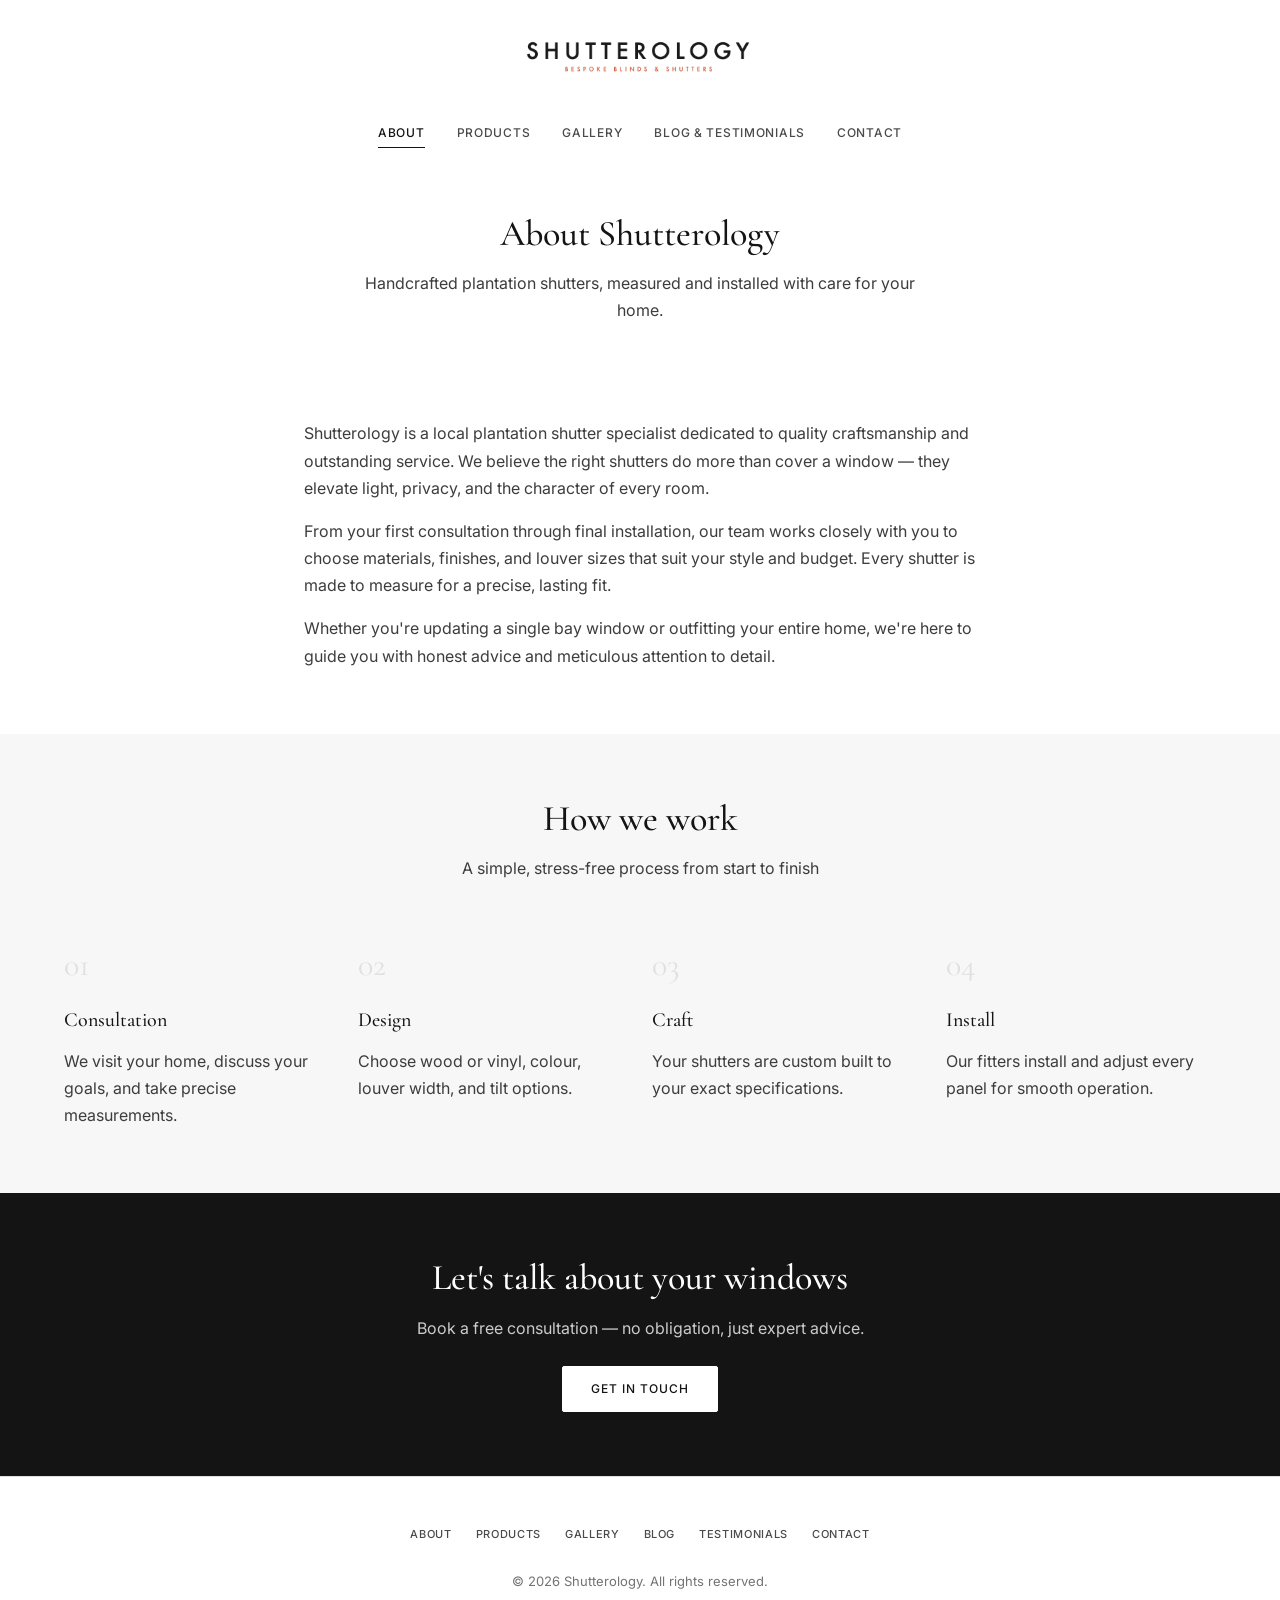
<file: about.html>
<!DOCTYPE html>
<html lang="en">
<head>
  <meta charset="UTF-8">
  <meta name="viewport" content="width=device-width, initial-scale=1.0">
  <meta name="description" content="About Shutterology — locally crafted plantation shutters with expert measure and install service.">
  <title>About | Shutterology</title>
  <link rel="preconnect" href="https://fonts.googleapis.com">
  <link rel="preconnect" href="https://fonts.gstatic.com" crossorigin>
  <link href="https://fonts.googleapis.com/css2?family=Cormorant+Garamond:ital,wght@0,400;0,500;0,600;1,400&family=Inter:wght@400;500&display=swap" rel="stylesheet">
  <link rel="stylesheet" href="css/styles.css">
</head>
<body>
  <header class="site-header">
    <a href="index.html" class="brand brand--logo-only">
      <img
        class="brand__logo"
        src="images/logo.png"
        alt="Shutterology — Bespoke Blinds &amp; Shutters"
        width="800"
        height="200"
      >
      <h1 class="brand__name">Shutterology</h1>
      <p class="brand__tagline">Bespoke Blinds &amp; Shutters</p>
    </a>
    <button class="nav-toggle" type="button" aria-label="Toggle menu" aria-expanded="false" aria-controls="site-nav">
      <span class="nav-toggle__bar"></span>
      <span class="nav-toggle__bar"></span>
      <span class="nav-toggle__bar"></span>
    </button>
    <nav class="site-nav" id="site-nav" aria-label="Main navigation">
      <ul class="site-nav__list">
        <li><a href="about.html" class="site-nav__link is-active">About</a></li>
        <li><a href="products.html" class="site-nav__link">Products</a></li>
        <li><a href="gallery.html" class="site-nav__link">Gallery</a></li>
        <li><a href="blog.html" class="site-nav__link">Blog &amp; Testimonials</a></li>
        <li><a href="contact.html" class="site-nav__link">Contact</a></li>
      </ul>
    </nav>
  </header>

  <main>
    <div class="page-hero">
      <h2>About Shutterology</h2>
      <p class="page-hero__subtitle">Handcrafted plantation shutters, measured and installed with care for your home.</p>
    </div>

    <section class="section">
      <div class="container container--narrow">
        <p>Shutterology is a local plantation shutter specialist dedicated to quality craftsmanship and outstanding service. We believe the right shutters do more than cover a window — they elevate light, privacy, and the character of every room.</p>
        <p>From your first consultation through final installation, our team works closely with you to choose materials, finishes, and louver sizes that suit your style and budget. Every shutter is made to measure for a precise, lasting fit.</p>
        <p>Whether you're updating a single bay window or outfitting your entire home, we're here to guide you with honest advice and meticulous attention to detail.</p>
      </div>
    </section>

    <section class="section section--alt">
      <div class="container">
        <div class="section__header">
          <h2>How we work</h2>
          <p>A simple, stress-free process from start to finish</p>
        </div>
        <div class="process-steps">
          <article class="process-step">
            <h3>Consultation</h3>
            <p>We visit your home, discuss your goals, and take precise measurements.</p>
          </article>
          <article class="process-step">
            <h3>Design</h3>
            <p>Choose wood or vinyl, colour, louver width, and tilt options.</p>
          </article>
          <article class="process-step">
            <h3>Craft</h3>
            <p>Your shutters are custom built to your exact specifications.</p>
          </article>
          <article class="process-step">
            <h3>Install</h3>
            <p>Our fitters install and adjust every panel for smooth operation.</p>
          </article>
        </div>
      </div>
    </section>

    <section class="cta-band">
      <h2>Let's talk about your windows</h2>
      <p>Book a free consultation — no obligation, just expert advice.</p>
      <a href="contact.html" class="btn btn--primary">Get in touch</a>
    </section>
  </main>

  <footer class="site-footer">
    <nav class="site-footer__nav" aria-label="Footer navigation">
      <a href="about.html">About</a>
      <a href="products.html">Products</a>
      <a href="gallery.html">Gallery</a>
      <a href="blog.html">Blog</a>
      <a href="testimonials.html">Testimonials</a>
      <a href="contact.html">Contact</a>
    </nav>
    <p class="site-footer__copy">&copy; <span id="year"></span> Shutterology. All rights reserved.</p>
  </footer>

  <script>document.getElementById("year").textContent = new Date().getFullYear();</script>
  <script src="js/main.js"></script>
</body>
</html>
</file>
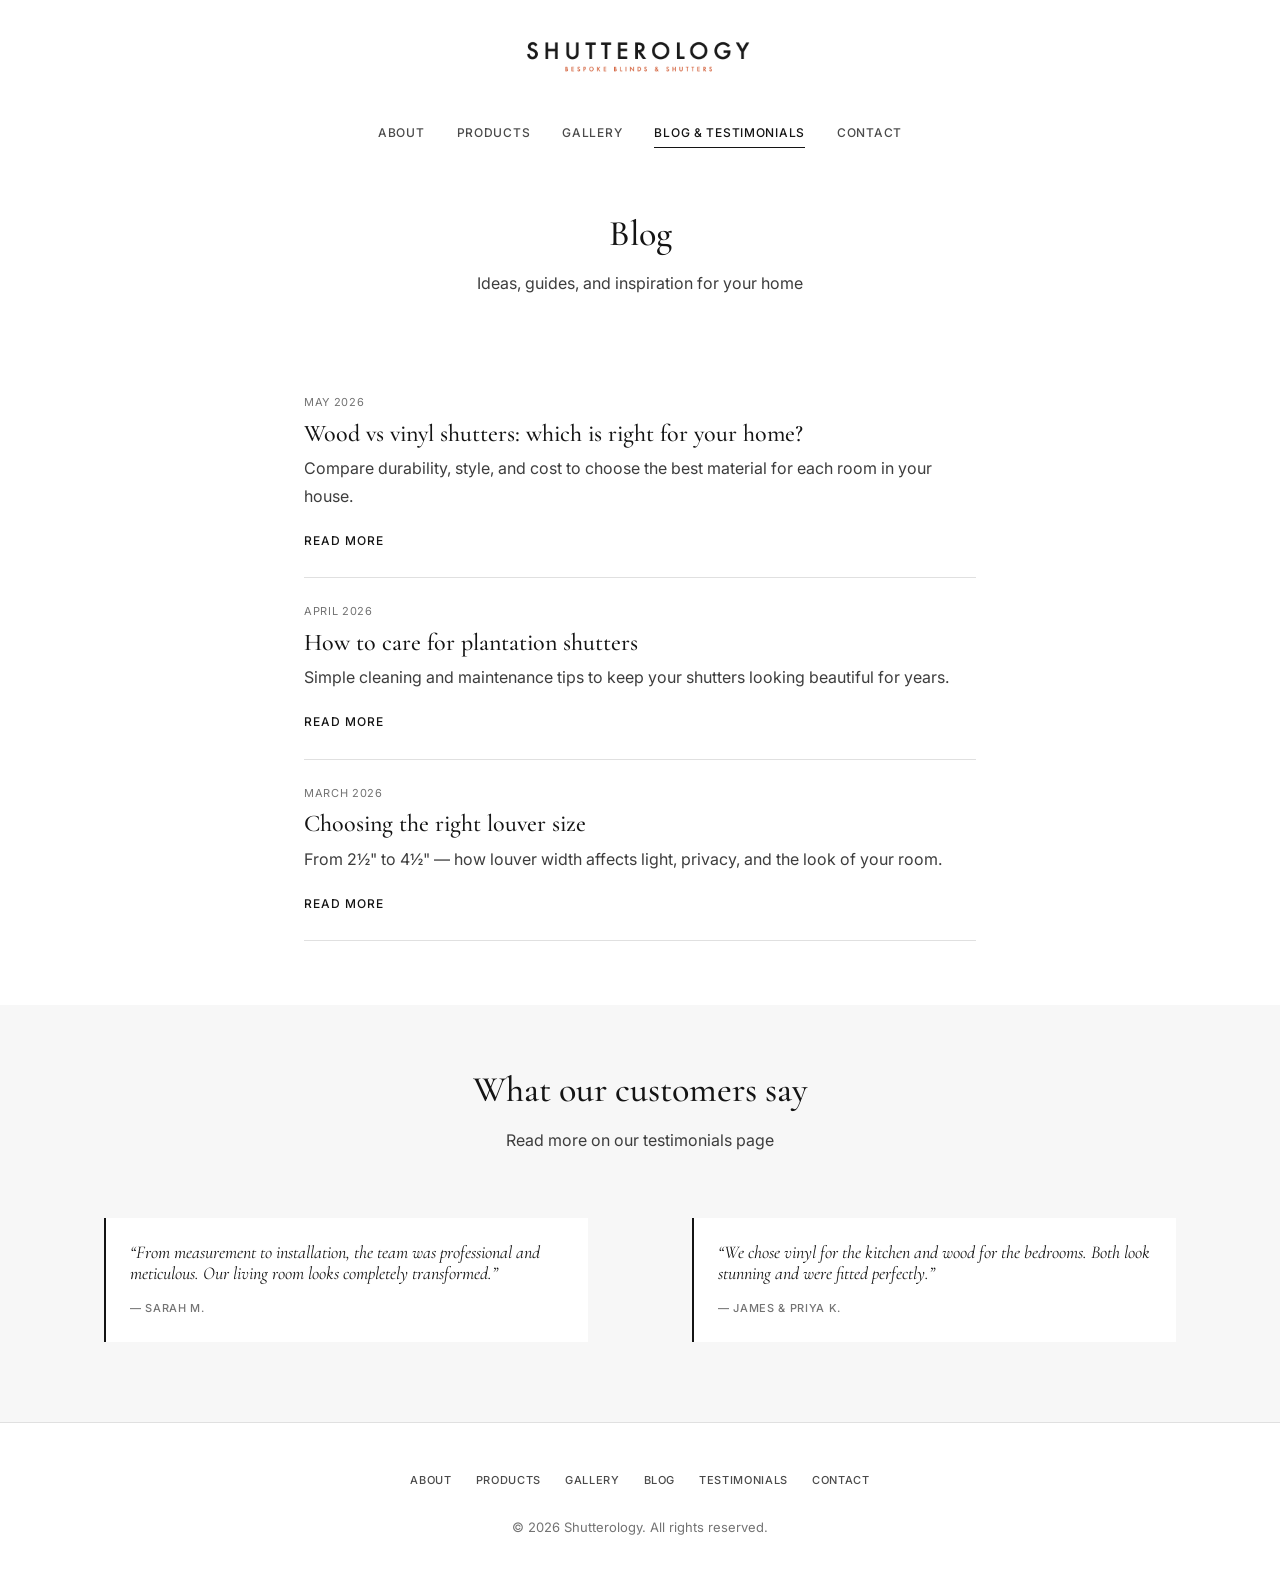
<file: blog.html>
<!DOCTYPE html>
<html lang="en">
<head>
  <meta charset="UTF-8">
  <meta name="viewport" content="width=device-width, initial-scale=1.0">
  <meta name="description" content="Shutterology blog — tips and inspiration for plantation shutters and window treatments.">
  <title>Blog | Shutterology</title>
  <link rel="preconnect" href="https://fonts.googleapis.com">
  <link rel="preconnect" href="https://fonts.gstatic.com" crossorigin>
  <link href="https://fonts.googleapis.com/css2?family=Cormorant+Garamond:ital,wght@0,400;0,500;0,600;1,400&family=Inter:wght@400;500&display=swap" rel="stylesheet">
  <link rel="stylesheet" href="css/styles.css">
</head>
<body>
  <header class="site-header">
    <a href="index.html" class="brand brand--logo-only">
      <img
        class="brand__logo"
        src="images/logo.png"
        alt="Shutterology — Bespoke Blinds &amp; Shutters"
        width="800"
        height="200"
      >
      <h1 class="brand__name">Shutterology</h1>
      <p class="brand__tagline">Bespoke Blinds &amp; Shutters</p>
    </a>
    <button class="nav-toggle" type="button" aria-label="Toggle menu" aria-expanded="false" aria-controls="site-nav">
      <span class="nav-toggle__bar"></span>
      <span class="nav-toggle__bar"></span>
      <span class="nav-toggle__bar"></span>
    </button>
    <nav class="site-nav" id="site-nav" aria-label="Main navigation">
      <ul class="site-nav__list">
        <li><a href="about.html" class="site-nav__link">About</a></li>
        <li><a href="products.html" class="site-nav__link">Products</a></li>
        <li><a href="gallery.html" class="site-nav__link">Gallery</a></li>
        <li><a href="blog.html" class="site-nav__link is-active">Blog &amp; Testimonials</a></li>
        <li><a href="contact.html" class="site-nav__link">Contact</a></li>
      </ul>
    </nav>
  </header>

  <main>
    <div class="page-hero">
      <h2>Blog</h2>
      <p class="page-hero__subtitle">Ideas, guides, and inspiration for your home</p>
    </div>

    <section class="section">
      <div class="container container--narrow">
        <ul class="blog-list">
          <li class="blog-list__item">
            <p class="blog-list__date">May 2026</p>
            <h3 class="blog-list__title"><a href="blog/wood-vs-vinyl-shutters.html">Wood vs vinyl shutters: which is right for your home?</a></h3>
            <p class="blog-list__excerpt">Compare durability, style, and cost to choose the best material for each room in your house.</p>
            <a href="blog/wood-vs-vinyl-shutters.html" class="blog-list__link">Read more</a>
          </li>
          <li class="blog-list__item">
            <p class="blog-list__date">April 2026</p>
            <h3 class="blog-list__title"><a href="blog/plantation-shutter-care.html">How to care for plantation shutters</a></h3>
            <p class="blog-list__excerpt">Simple cleaning and maintenance tips to keep your shutters looking beautiful for years.</p>
            <a href="blog/plantation-shutter-care.html" class="blog-list__link">Read more</a>
          </li>
          <li class="blog-list__item">
            <p class="blog-list__date">March 2026</p>
            <h3 class="blog-list__title"><a href="blog/choosing-louver-size.html">Choosing the right louver size</a></h3>
            <p class="blog-list__excerpt">From 2½&quot; to 4½&quot; — how louver width affects light, privacy, and the look of your room.</p>
            <a href="blog/choosing-louver-size.html" class="blog-list__link">Read more</a>
          </li>
        </ul>
      </div>
    </section>

    <section class="section section--alt">
      <div class="container">
        <div class="section__header">
          <h2>What our customers say</h2>
          <p>Read more on our <a href="testimonials.html">testimonials page</a></p>
        </div>
        <div class="testimonial-grid">
          <blockquote class="testimonial">
            <p class="testimonial__quote">&ldquo;From measurement to installation, the team was professional and meticulous. Our living room looks completely transformed.&rdquo;</p>
            <p class="testimonial__author">— Sarah M.</p>
          </blockquote>
          <blockquote class="testimonial">
            <p class="testimonial__quote">&ldquo;We chose vinyl for the kitchen and wood for the bedrooms. Both look stunning and were fitted perfectly.&rdquo;</p>
            <p class="testimonial__author">— James &amp; Priya K.</p>
          </blockquote>
        </div>
      </div>
    </section>
  </main>

  <footer class="site-footer">
    <nav class="site-footer__nav" aria-label="Footer navigation">
      <a href="about.html">About</a>
      <a href="products.html">Products</a>
      <a href="gallery.html">Gallery</a>
      <a href="blog.html">Blog</a>
      <a href="testimonials.html">Testimonials</a>
      <a href="contact.html">Contact</a>
    </nav>
    <p class="site-footer__copy">&copy; <span id="year"></span> Shutterology. All rights reserved.</p>
  </footer>

  <script>document.getElementById("year").textContent = new Date().getFullYear();</script>
  <script src="js/main.js"></script>
</body>
</html>
</file>
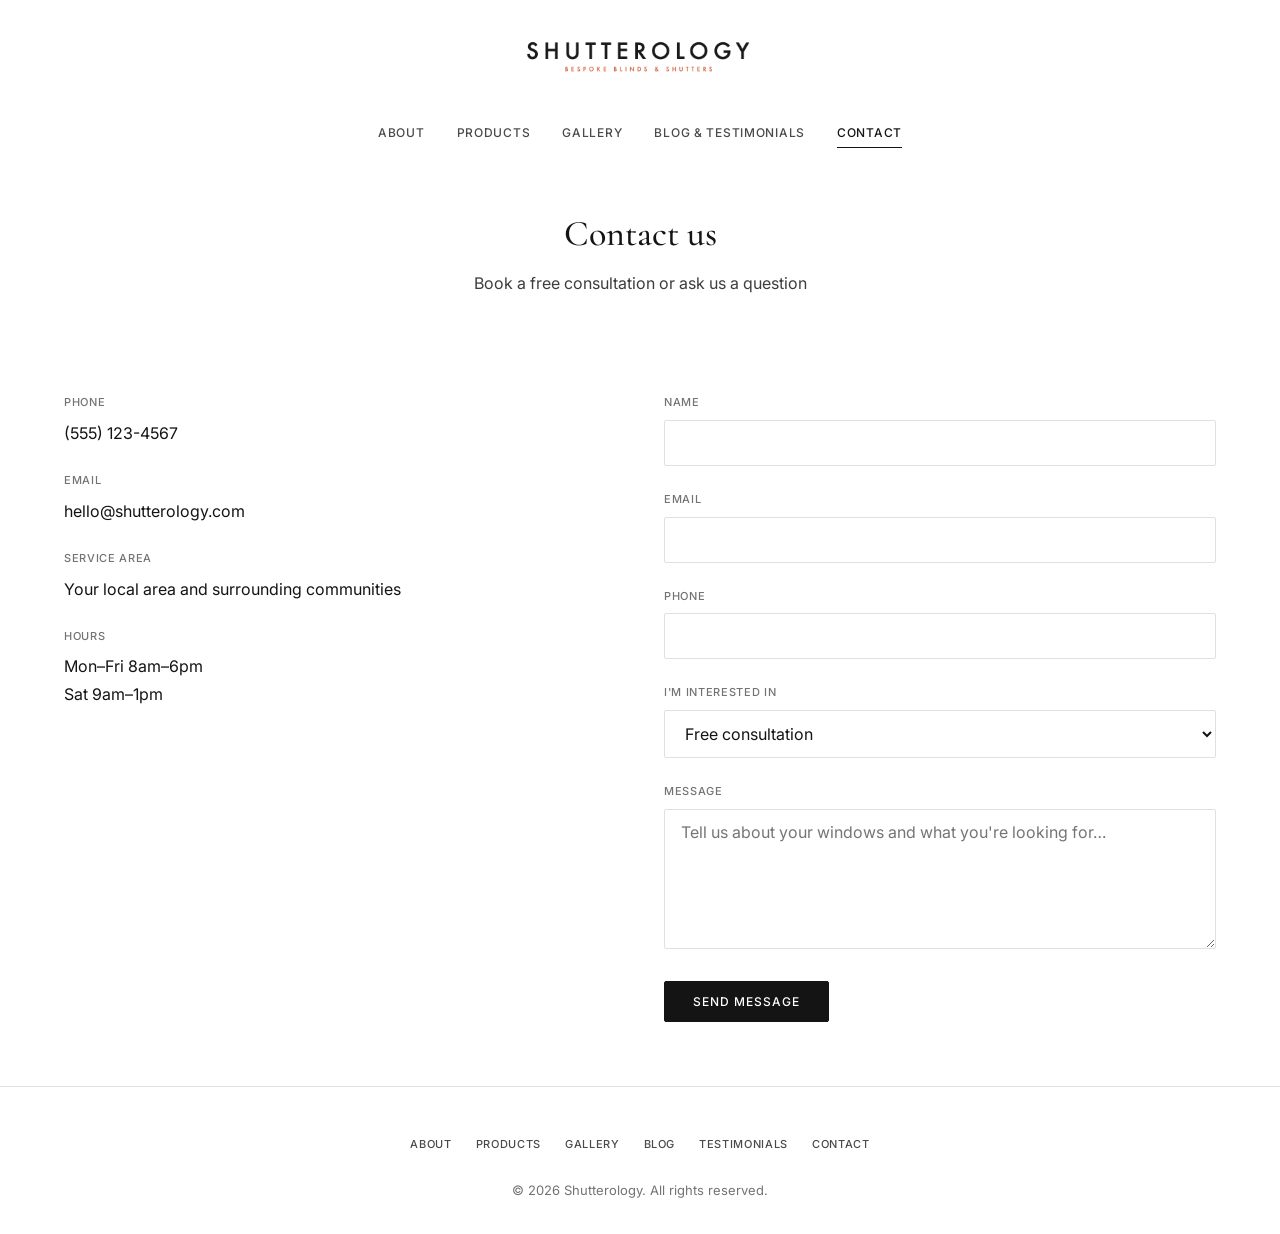
<file: contact.html>
<!DOCTYPE html>
<html lang="en">
<head>
  <meta charset="UTF-8">
  <meta name="viewport" content="width=device-width, initial-scale=1.0">
  <meta name="description" content="Contact Shutterology — book a free plantation shutter consultation.">
  <title>Contact | Shutterology</title>
  <link rel="preconnect" href="https://fonts.googleapis.com">
  <link rel="preconnect" href="https://fonts.gstatic.com" crossorigin>
  <link href="https://fonts.googleapis.com/css2?family=Cormorant+Garamond:ital,wght@0,400;0,500;0,600;1,400&family=Inter:wght@400;500&display=swap" rel="stylesheet">
  <link rel="stylesheet" href="css/styles.css">
</head>
<body>
  <header class="site-header">
    <a href="index.html" class="brand brand--logo-only">
      <img
        class="brand__logo"
        src="images/logo.png"
        alt="Shutterology — Bespoke Blinds &amp; Shutters"
        width="800"
        height="200"
      >
      <h1 class="brand__name">Shutterology</h1>
      <p class="brand__tagline">Bespoke Blinds &amp; Shutters</p>
    </a>
    <button class="nav-toggle" type="button" aria-label="Toggle menu" aria-expanded="false" aria-controls="site-nav">
      <span class="nav-toggle__bar"></span>
      <span class="nav-toggle__bar"></span>
      <span class="nav-toggle__bar"></span>
    </button>
    <nav class="site-nav" id="site-nav" aria-label="Main navigation">
      <ul class="site-nav__list">
        <li><a href="about.html" class="site-nav__link">About</a></li>
        <li><a href="products.html" class="site-nav__link">Products</a></li>
        <li><a href="gallery.html" class="site-nav__link">Gallery</a></li>
        <li><a href="blog.html" class="site-nav__link">Blog &amp; Testimonials</a></li>
        <li><a href="contact.html" class="site-nav__link is-active">Contact</a></li>
      </ul>
    </nav>
  </header>

  <main>
    <div class="page-hero">
      <h2>Contact us</h2>
      <p class="page-hero__subtitle">Book a free consultation or ask us a question</p>
    </div>

    <section class="section">
      <div class="container">
        <div class="contact-grid">
          <div class="contact-info">
            <div class="contact-info__item">
              <p class="contact-info__label">Phone</p>
              <p class="contact-info__value"><a href="tel:+15551234567">(555) 123-4567</a></p>
            </div>
            <div class="contact-info__item">
              <p class="contact-info__label">Email</p>
              <p class="contact-info__value"><a href="mailto:hello@shutterology.com">hello@shutterology.com</a></p>
            </div>
            <div class="contact-info__item">
              <p class="contact-info__label">Service area</p>
              <p class="contact-info__value">Your local area and surrounding communities</p>
            </div>
            <div class="contact-info__item">
              <p class="contact-info__label">Hours</p>
              <p class="contact-info__value">Mon–Fri 8am–6pm<br>Sat 9am–1pm</p>
            </div>
          </div>

          <form class="contact-form" action="https://formspree.io/f/xplaceholder" method="POST">
            <!-- Replace action URL with your Formspree form ID: https://formspree.io -->
            <input type="hidden" name="_subject" value="New enquiry from Shutterology website">
            <label for="name">Name</label>
            <input type="text" id="name" name="name" required autocomplete="name">

            <label for="email">Email</label>
            <input type="email" id="email" name="email" required autocomplete="email">

            <label for="phone">Phone</label>
            <input type="tel" id="phone" name="phone" autocomplete="tel">

            <label for="interest">I'm interested in</label>
            <select id="interest" name="interest">
              <option value="consultation">Free consultation</option>
              <option value="quote">Request a quote</option>
              <option value="general">General question</option>
            </select>

            <label for="message">Message</label>
            <textarea id="message" name="message" placeholder="Tell us about your windows and what you're looking for…"></textarea>

            <button type="submit" class="btn btn--primary">Send message</button>
          </form>
        </div>
      </div>
    </section>
  </main>

  <footer class="site-footer">
    <nav class="site-footer__nav" aria-label="Footer navigation">
      <a href="about.html">About</a>
      <a href="products.html">Products</a>
      <a href="gallery.html">Gallery</a>
      <a href="blog.html">Blog</a>
      <a href="testimonials.html">Testimonials</a>
      <a href="contact.html">Contact</a>
    </nav>
    <p class="site-footer__copy">&copy; <span id="year"></span> Shutterology. All rights reserved.</p>
  </footer>

  <script>document.getElementById("year").textContent = new Date().getFullYear();</script>
  <script src="js/main.js"></script>
</body>
</html>
</file>
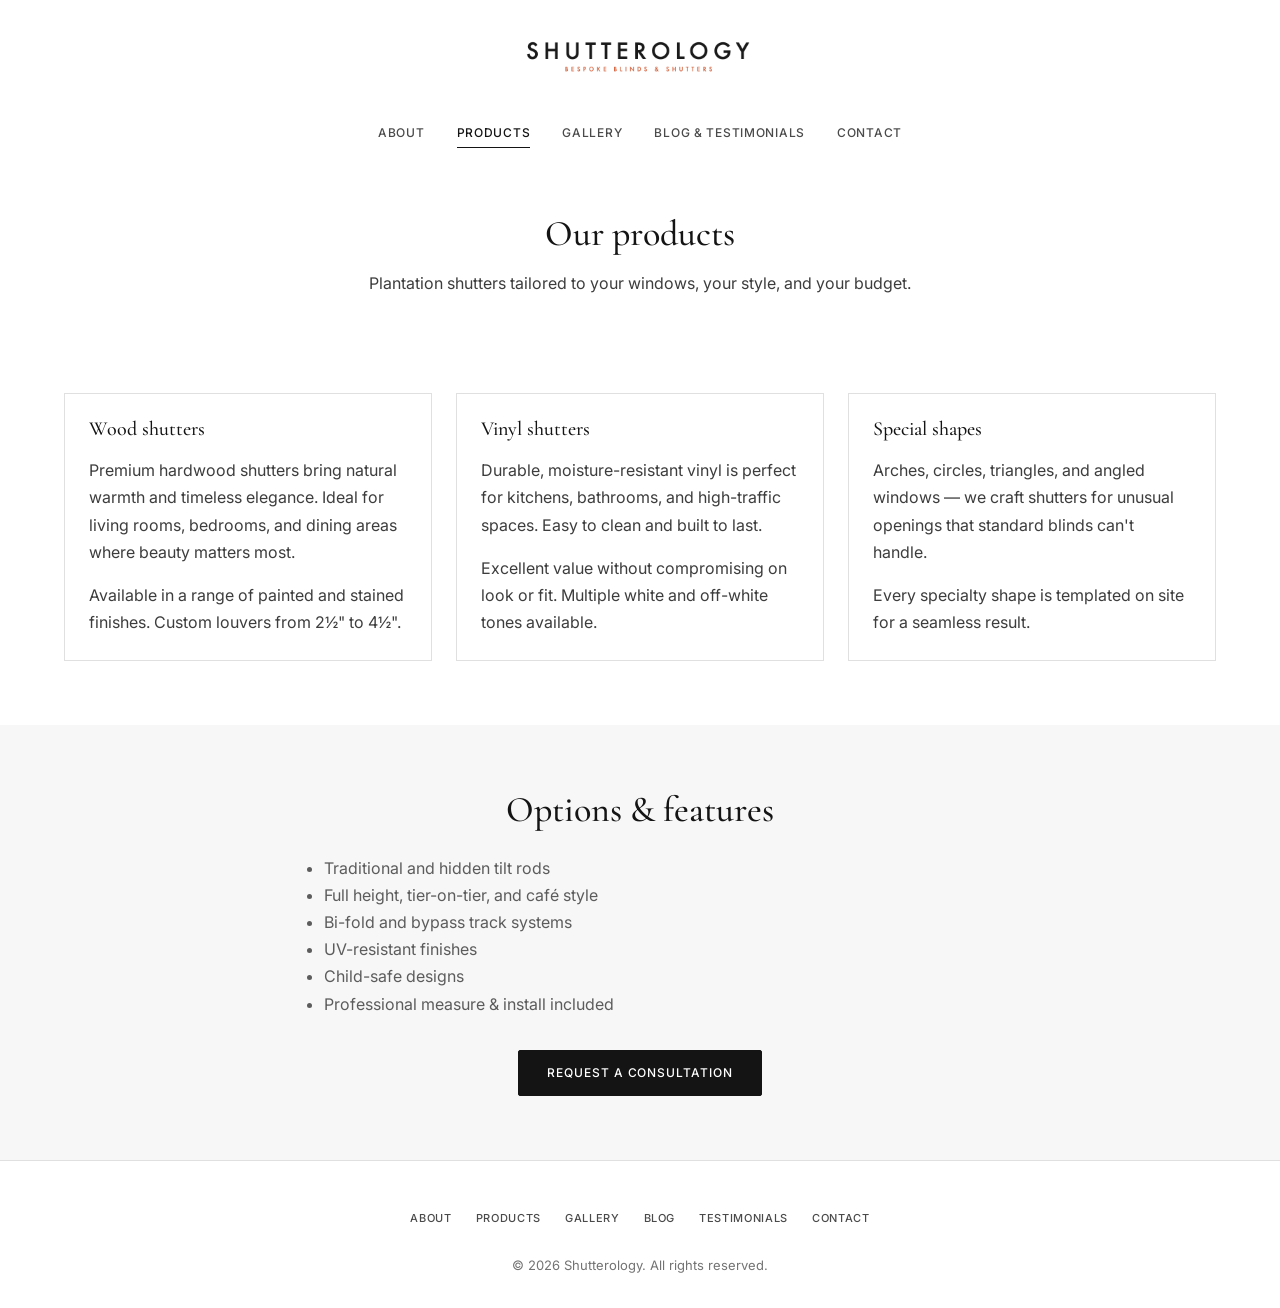
<file: products.html>
<!DOCTYPE html>
<html lang="en">
<head>
  <meta charset="UTF-8">
  <meta name="viewport" content="width=device-width, initial-scale=1.0">
  <meta name="description" content="Shutterology products — custom wood and vinyl plantation shutters made to measure.">
  <title>Products | Shutterology</title>
  <link rel="preconnect" href="https://fonts.googleapis.com">
  <link rel="preconnect" href="https://fonts.gstatic.com" crossorigin>
  <link href="https://fonts.googleapis.com/css2?family=Cormorant+Garamond:ital,wght@0,400;0,500;0,600;1,400&family=Inter:wght@400;500&display=swap" rel="stylesheet">
  <link rel="stylesheet" href="css/styles.css">
</head>
<body>
  <header class="site-header">
    <a href="index.html" class="brand brand--logo-only">
      <img
        class="brand__logo"
        src="images/logo.png"
        alt="Shutterology — Bespoke Blinds &amp; Shutters"
        width="800"
        height="200"
      >
      <h1 class="brand__name">Shutterology</h1>
      <p class="brand__tagline">Bespoke Blinds &amp; Shutters</p>
    </a>
    <button class="nav-toggle" type="button" aria-label="Toggle menu" aria-expanded="false" aria-controls="site-nav">
      <span class="nav-toggle__bar"></span>
      <span class="nav-toggle__bar"></span>
      <span class="nav-toggle__bar"></span>
    </button>
    <nav class="site-nav" id="site-nav" aria-label="Main navigation">
      <ul class="site-nav__list">
        <li><a href="about.html" class="site-nav__link">About</a></li>
        <li><a href="products.html" class="site-nav__link is-active">Products</a></li>
        <li><a href="gallery.html" class="site-nav__link">Gallery</a></li>
        <li><a href="blog.html" class="site-nav__link">Blog &amp; Testimonials</a></li>
        <li><a href="contact.html" class="site-nav__link">Contact</a></li>
      </ul>
    </nav>
  </header>

  <main>
    <div class="page-hero">
      <h2>Our products</h2>
      <p class="page-hero__subtitle">Plantation shutters tailored to your windows, your style, and your budget.</p>
    </div>

    <section class="section">
      <div class="container">
        <div class="product-grid">
          <article class="product-card">
            <h3>Wood shutters</h3>
            <p>Premium hardwood shutters bring natural warmth and timeless elegance. Ideal for living rooms, bedrooms, and dining areas where beauty matters most.</p>
            <p>Available in a range of painted and stained finishes. Custom louvers from 2½&quot; to 4½&quot;.</p>
          </article>
          <article class="product-card">
            <h3>Vinyl shutters</h3>
            <p>Durable, moisture-resistant vinyl is perfect for kitchens, bathrooms, and high-traffic spaces. Easy to clean and built to last.</p>
            <p>Excellent value without compromising on look or fit. Multiple white and off-white tones available.</p>
          </article>
          <article class="product-card">
            <h3>Special shapes</h3>
            <p>Arches, circles, triangles, and angled windows — we craft shutters for unusual openings that standard blinds can't handle.</p>
            <p>Every specialty shape is templated on site for a seamless result.</p>
          </article>
        </div>
      </div>
    </section>

    <section class="section section--alt">
      <div class="container container--narrow">
        <h2 class="text-center">Options &amp; features</h2>
        <ul style="margin: 1.5rem 0 0; padding-left: 1.25rem; color: var(--color-text-muted);">
          <li>Traditional and hidden tilt rods</li>
          <li>Full height, tier-on-tier, and café style</li>
          <li>Bi-fold and bypass track systems</li>
          <li>UV-resistant finishes</li>
          <li>Child-safe designs</li>
          <li>Professional measure &amp; install included</li>
        </ul>
        <p class="text-center" style="margin-top: 2rem;">
          <a href="contact.html" class="btn btn--primary">Request a consultation</a>
        </p>
      </div>
    </section>
  </main>

  <footer class="site-footer">
    <nav class="site-footer__nav" aria-label="Footer navigation">
      <a href="about.html">About</a>
      <a href="products.html">Products</a>
      <a href="gallery.html">Gallery</a>
      <a href="blog.html">Blog</a>
      <a href="testimonials.html">Testimonials</a>
      <a href="contact.html">Contact</a>
    </nav>
    <p class="site-footer__copy">&copy; <span id="year"></span> Shutterology. All rights reserved.</p>
  </footer>

  <script>document.getElementById("year").textContent = new Date().getFullYear();</script>
  <script src="js/main.js"></script>
</body>
</html>
</file>
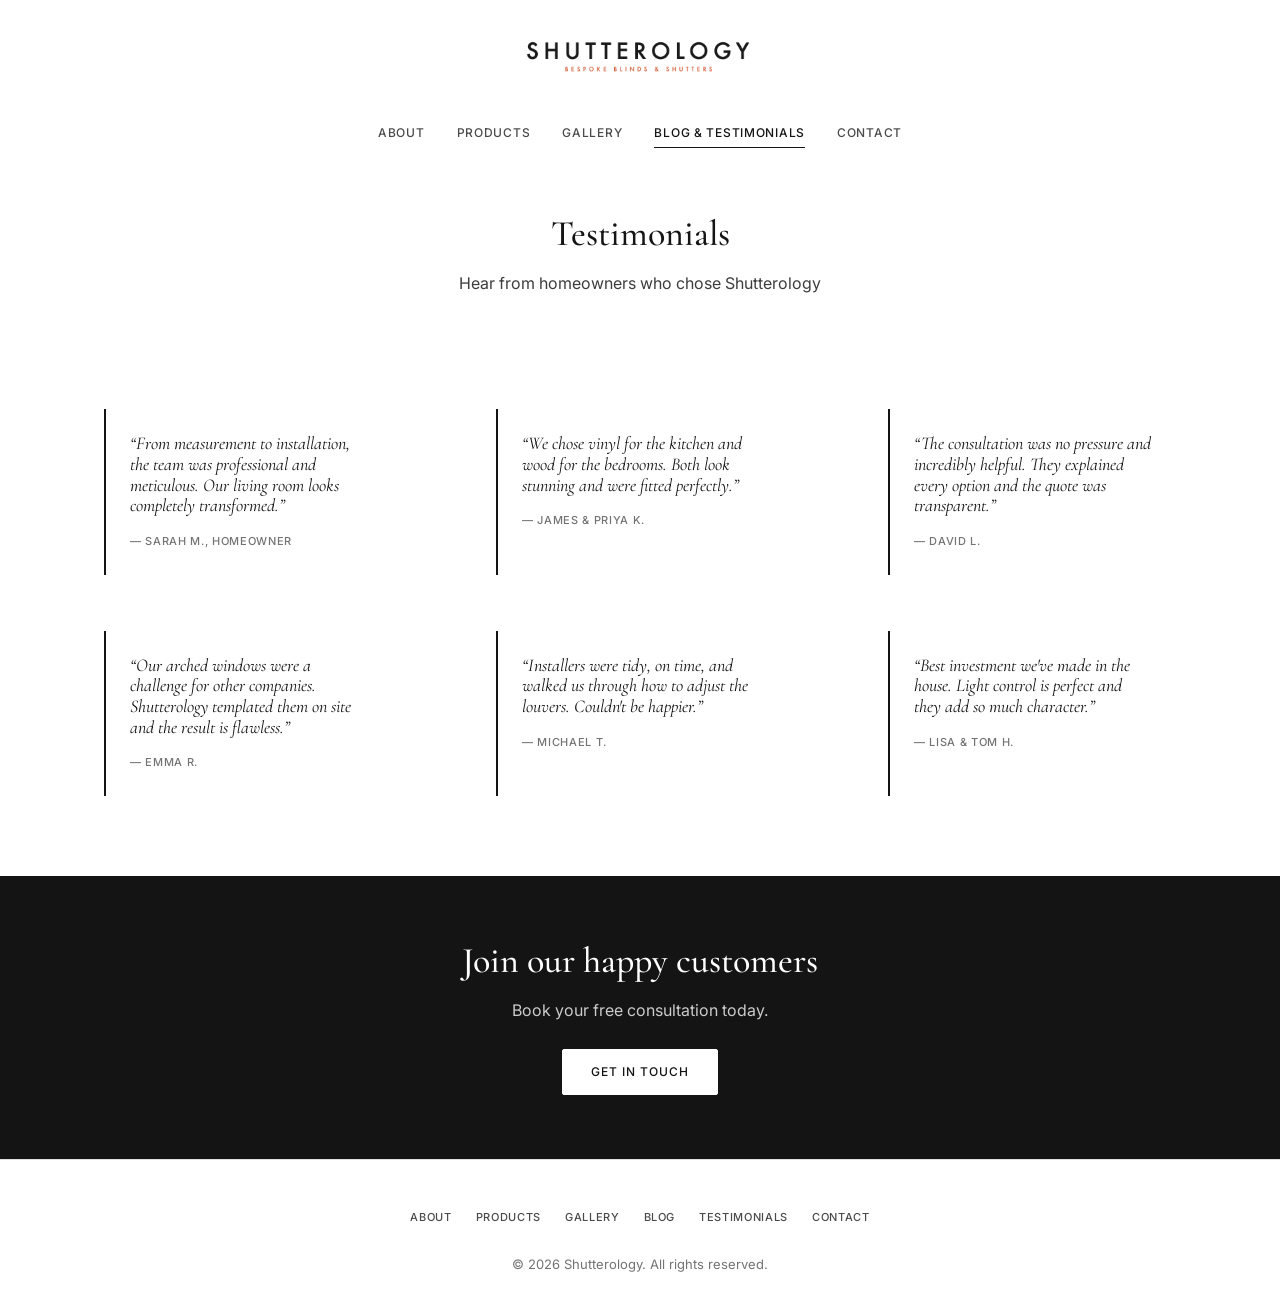
<file: testimonials.html>
<!DOCTYPE html>
<html lang="en">
<head>
  <meta charset="UTF-8">
  <meta name="viewport" content="width=device-width, initial-scale=1.0">
  <meta name="description" content="Customer testimonials for Shutterology plantation shutters.">
  <title>Testimonials | Shutterology</title>
  <link rel="preconnect" href="https://fonts.googleapis.com">
  <link rel="preconnect" href="https://fonts.gstatic.com" crossorigin>
  <link href="https://fonts.googleapis.com/css2?family=Cormorant+Garamond:ital,wght@0,400;0,500;0,600;1,400&family=Inter:wght@400;500&display=swap" rel="stylesheet">
  <link rel="stylesheet" href="css/styles.css">
</head>
<body>
  <header class="site-header">
    <a href="index.html" class="brand brand--logo-only">
      <img
        class="brand__logo"
        src="images/logo.png"
        alt="Shutterology — Bespoke Blinds &amp; Shutters"
        width="800"
        height="200"
      >
      <h1 class="brand__name">Shutterology</h1>
      <p class="brand__tagline">Bespoke Blinds &amp; Shutters</p>
    </a>
    <button class="nav-toggle" type="button" aria-label="Toggle menu" aria-expanded="false" aria-controls="site-nav">
      <span class="nav-toggle__bar"></span>
      <span class="nav-toggle__bar"></span>
      <span class="nav-toggle__bar"></span>
    </button>
    <nav class="site-nav" id="site-nav" aria-label="Main navigation">
      <ul class="site-nav__list">
        <li><a href="about.html" class="site-nav__link">About</a></li>
        <li><a href="products.html" class="site-nav__link">Products</a></li>
        <li><a href="gallery.html" class="site-nav__link">Gallery</a></li>
        <li><a href="blog.html" class="site-nav__link is-active">Blog &amp; Testimonials</a></li>
        <li><a href="contact.html" class="site-nav__link">Contact</a></li>
      </ul>
    </nav>
  </header>

  <main>
    <div class="page-hero">
      <h2>Testimonials</h2>
      <p class="page-hero__subtitle">Hear from homeowners who chose Shutterology</p>
    </div>

    <section class="section">
      <div class="container">
        <div class="testimonial-grid">
          <blockquote class="testimonial">
            <p class="testimonial__quote">&ldquo;From measurement to installation, the team was professional and meticulous. Our living room looks completely transformed.&rdquo;</p>
            <p class="testimonial__author">— Sarah M., Homeowner</p>
          </blockquote>
          <blockquote class="testimonial">
            <p class="testimonial__quote">&ldquo;We chose vinyl for the kitchen and wood for the bedrooms. Both look stunning and were fitted perfectly.&rdquo;</p>
            <p class="testimonial__author">— James &amp; Priya K.</p>
          </blockquote>
          <blockquote class="testimonial">
            <p class="testimonial__quote">&ldquo;The consultation was no pressure and incredibly helpful. They explained every option and the quote was transparent.&rdquo;</p>
            <p class="testimonial__author">— David L.</p>
          </blockquote>
          <blockquote class="testimonial">
            <p class="testimonial__quote">&ldquo;Our arched windows were a challenge for other companies. Shutterology templated them on site and the result is flawless.&rdquo;</p>
            <p class="testimonial__author">— Emma R.</p>
          </blockquote>
          <blockquote class="testimonial">
            <p class="testimonial__quote">&ldquo;Installers were tidy, on time, and walked us through how to adjust the louvers. Couldn't be happier.&rdquo;</p>
            <p class="testimonial__author">— Michael T.</p>
          </blockquote>
          <blockquote class="testimonial">
            <p class="testimonial__quote">&ldquo;Best investment we've made in the house. Light control is perfect and they add so much character.&rdquo;</p>
            <p class="testimonial__author">— Lisa &amp; Tom H.</p>
          </blockquote>
        </div>
      </div>
    </section>

    <section class="cta-band">
      <h2>Join our happy customers</h2>
      <p>Book your free consultation today.</p>
      <a href="contact.html" class="btn btn--primary">Get in touch</a>
    </section>
  </main>

  <footer class="site-footer">
    <nav class="site-footer__nav" aria-label="Footer navigation">
      <a href="about.html">About</a>
      <a href="products.html">Products</a>
      <a href="gallery.html">Gallery</a>
      <a href="blog.html">Blog</a>
      <a href="testimonials.html">Testimonials</a>
      <a href="contact.html">Contact</a>
    </nav>
    <p class="site-footer__copy">&copy; <span id="year"></span> Shutterology. All rights reserved.</p>
  </footer>

  <script>document.getElementById("year").textContent = new Date().getFullYear();</script>
  <script src="js/main.js"></script>
</body>
</html>
</file>
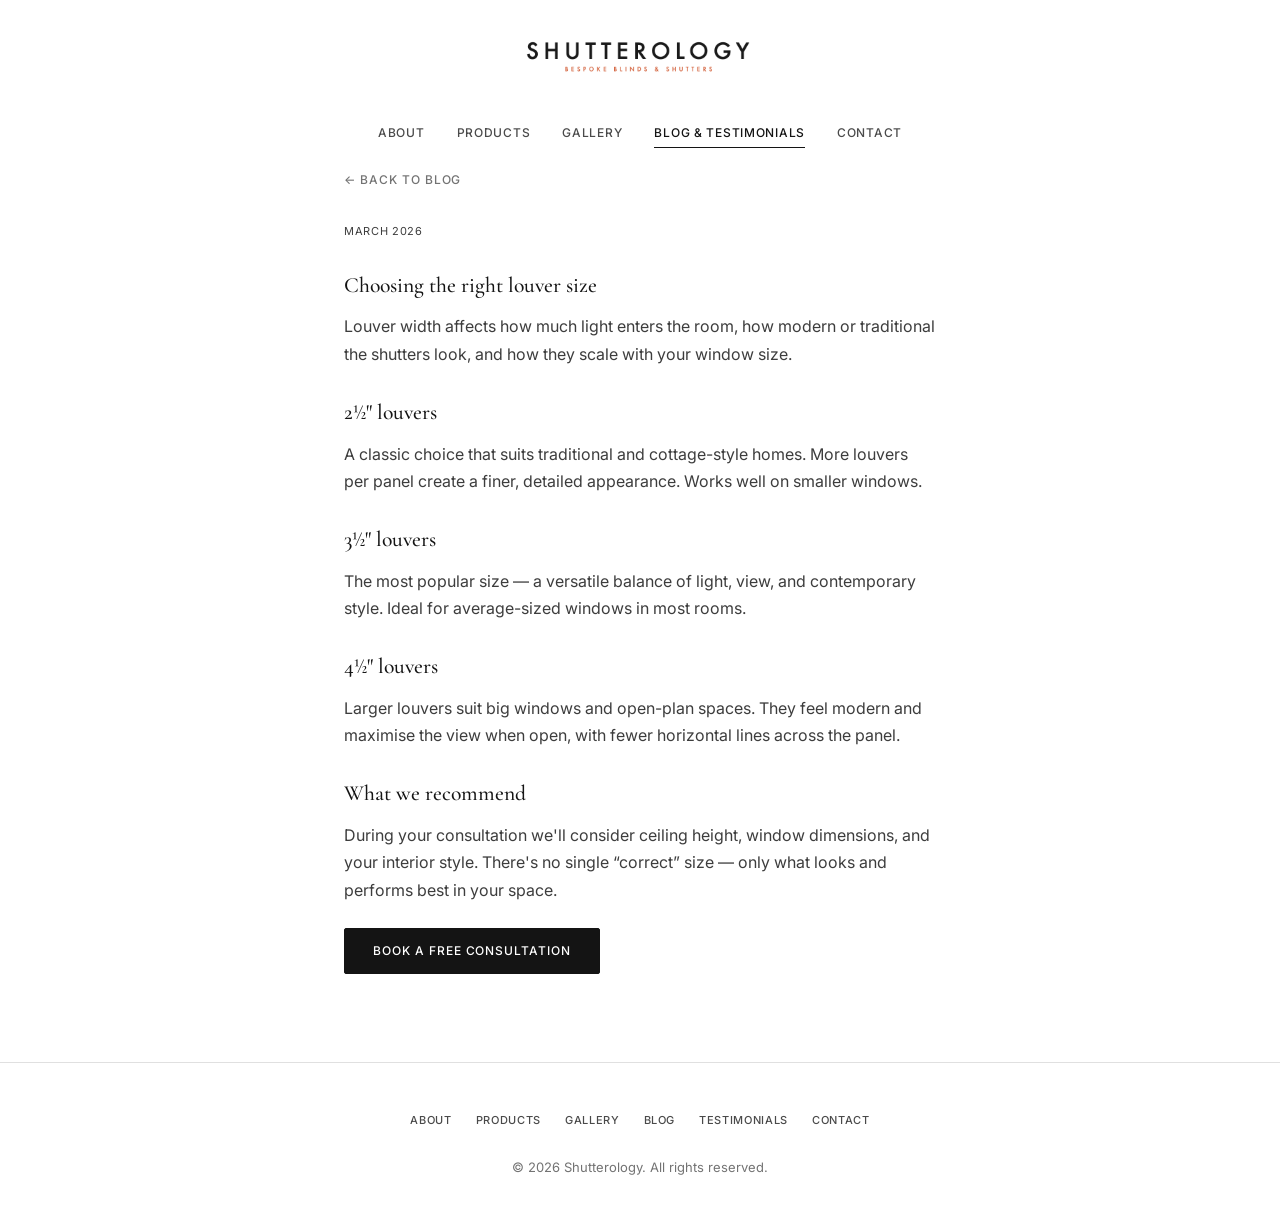
<file: blog/choosing-louver-size.html>
<!DOCTYPE html>
<html lang="en">
<head>
  <meta charset="UTF-8">
  <meta name="viewport" content="width=device-width, initial-scale=1.0">
  <meta name="description" content="How to choose plantation shutter louver size — 2.5 inch to 4.5 inch guide.">
  <title>Choosing the Right Louver Size | Shutterology Blog</title>
  <link rel="preconnect" href="https://fonts.googleapis.com">
  <link rel="preconnect" href="https://fonts.gstatic.com" crossorigin>
  <link href="https://fonts.googleapis.com/css2?family=Cormorant+Garamond:ital,wght@0,400;0,500;0,600;1,400&family=Inter:wght@400;500&display=swap" rel="stylesheet">
  <link rel="stylesheet" href="../css/styles.css">
</head>
<body>
  <header class="site-header">
    <a href="../index.html" class="brand brand--logo-only">
      <img
        class="brand__logo"
        src="../images/logo.png"
        alt="Shutterology — Bespoke Blinds &amp; Shutters"
        width="800"
        height="200"
      >
      <h1 class="brand__name">Shutterology</h1>
      <p class="brand__tagline">Bespoke Blinds &amp; Shutters</p>
    </a>
    <button class="nav-toggle" type="button" aria-label="Toggle menu" aria-expanded="false" aria-controls="site-nav">
      <span class="nav-toggle__bar"></span>
      <span class="nav-toggle__bar"></span>
      <span class="nav-toggle__bar"></span>
    </button>
    <nav class="site-nav" id="site-nav" aria-label="Main navigation">
      <ul class="site-nav__list">
        <li><a href="../about.html" class="site-nav__link">About</a></li>
        <li><a href="../products.html" class="site-nav__link">Products</a></li>
        <li><a href="../gallery.html" class="site-nav__link">Gallery</a></li>
        <li><a href="../blog.html" class="site-nav__link is-active">Blog &amp; Testimonials</a></li>
        <li><a href="../contact.html" class="site-nav__link">Contact</a></li>
      </ul>
    </nav>
  </header>

  <main>
    <article class="article">
      <a href="../blog.html" class="article__back">&larr; Back to blog</a>
      <p class="article__meta">March 2026</p>
      <h2>Choosing the right louver size</h2>
      <p>Louver width affects how much light enters the room, how modern or traditional the shutters look, and how they scale with your window size.</p>
      <h2>2½&quot; louvers</h2>
      <p>A classic choice that suits traditional and cottage-style homes. More louvers per panel create a finer, detailed appearance. Works well on smaller windows.</p>
      <h2>3½&quot; louvers</h2>
      <p>The most popular size — a versatile balance of light, view, and contemporary style. Ideal for average-sized windows in most rooms.</p>
      <h2>4½&quot; louvers</h2>
      <p>Larger louvers suit big windows and open-plan spaces. They feel modern and maximise the view when open, with fewer horizontal lines across the panel.</p>
      <h2>What we recommend</h2>
      <p>During your consultation we'll consider ceiling height, window dimensions, and your interior style. There's no single &ldquo;correct&rdquo; size — only what looks and performs best in your space.</p>
      <p><a href="../contact.html" class="btn btn--primary">Book a free consultation</a></p>
    </article>
  </main>

  <footer class="site-footer">
    <nav class="site-footer__nav" aria-label="Footer navigation">
      <a href="../about.html">About</a>
      <a href="../products.html">Products</a>
      <a href="../gallery.html">Gallery</a>
      <a href="../blog.html">Blog</a>
      <a href="../testimonials.html">Testimonials</a>
      <a href="../contact.html">Contact</a>
    </nav>
    <p class="site-footer__copy">&copy; <span id="year"></span> Shutterology. All rights reserved.</p>
  </footer>

  <script>document.getElementById("year").textContent = new Date().getFullYear();</script>
  <script src="../js/main.js"></script>
</body>
</html>
</file>
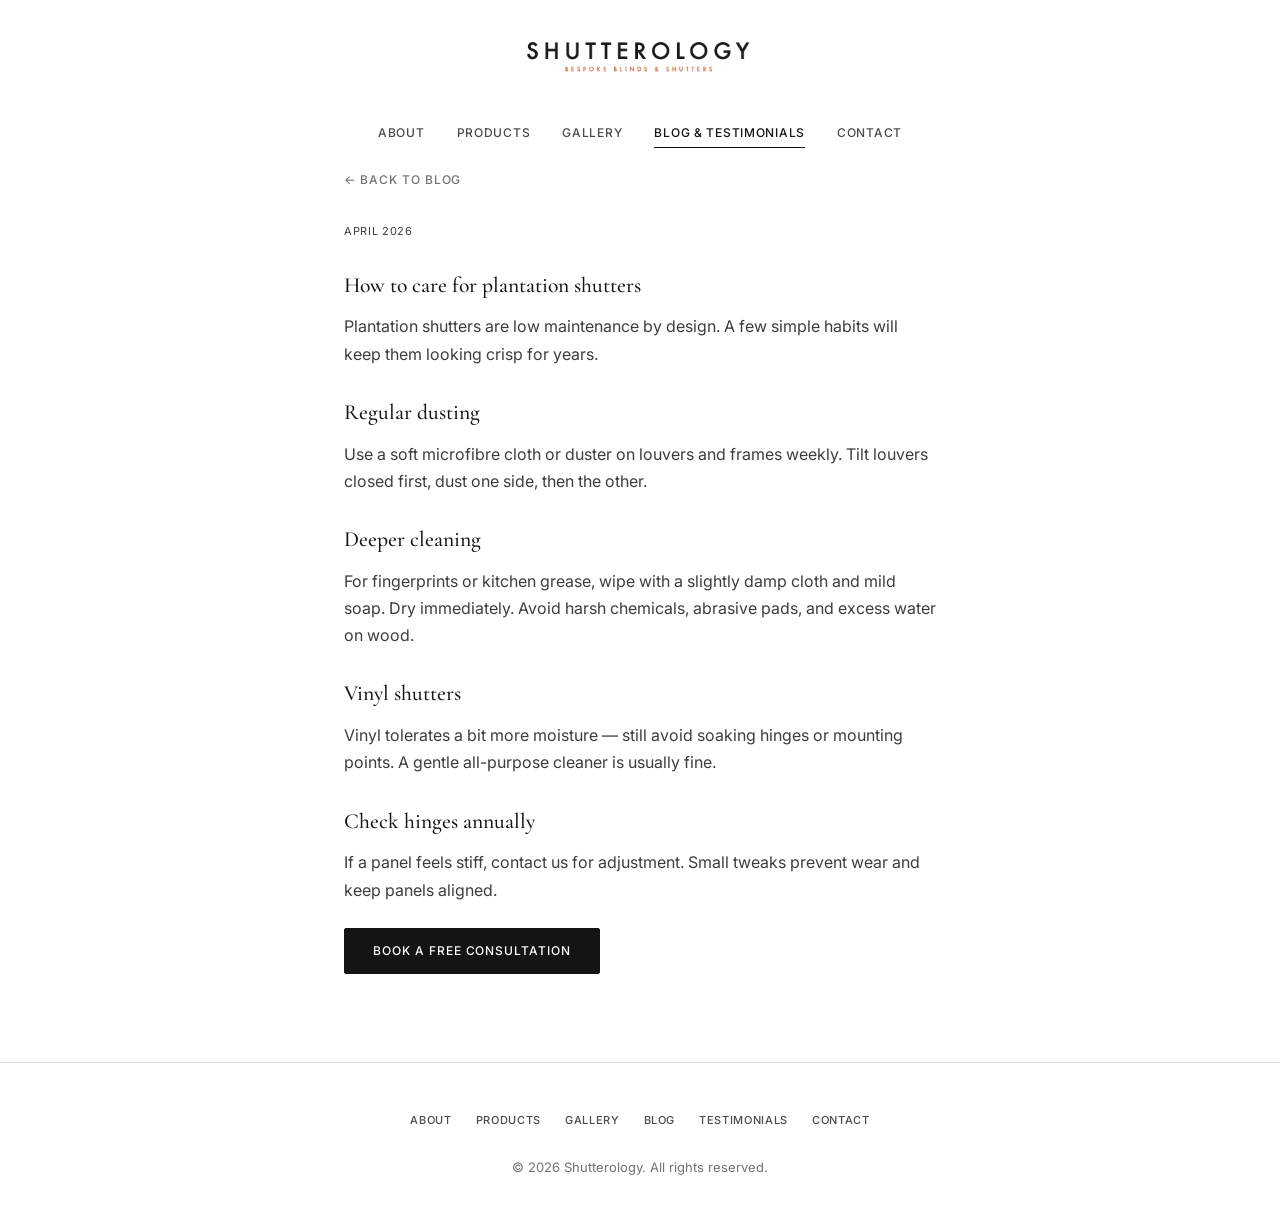
<file: blog/plantation-shutter-care.html>
<!DOCTYPE html>
<html lang="en">
<head>
  <meta charset="UTF-8">
  <meta name="viewport" content="width=device-width, initial-scale=1.0">
  <meta name="description" content="How to clean and maintain plantation shutters — simple care tips from Shutterology.">
  <title>How to Care for Plantation Shutters | Shutterology Blog</title>
  <link rel="preconnect" href="https://fonts.googleapis.com">
  <link rel="preconnect" href="https://fonts.gstatic.com" crossorigin>
  <link href="https://fonts.googleapis.com/css2?family=Cormorant+Garamond:ital,wght@0,400;0,500;0,600;1,400&family=Inter:wght@400;500&display=swap" rel="stylesheet">
  <link rel="stylesheet" href="../css/styles.css">
</head>
<body>
  <header class="site-header">
    <a href="../index.html" class="brand brand--logo-only">
      <img
        class="brand__logo"
        src="../images/logo.png"
        alt="Shutterology — Bespoke Blinds &amp; Shutters"
        width="800"
        height="200"
      >
      <h1 class="brand__name">Shutterology</h1>
      <p class="brand__tagline">Bespoke Blinds &amp; Shutters</p>
    </a>
    <button class="nav-toggle" type="button" aria-label="Toggle menu" aria-expanded="false" aria-controls="site-nav">
      <span class="nav-toggle__bar"></span>
      <span class="nav-toggle__bar"></span>
      <span class="nav-toggle__bar"></span>
    </button>
    <nav class="site-nav" id="site-nav" aria-label="Main navigation">
      <ul class="site-nav__list">
        <li><a href="../about.html" class="site-nav__link">About</a></li>
        <li><a href="../products.html" class="site-nav__link">Products</a></li>
        <li><a href="../gallery.html" class="site-nav__link">Gallery</a></li>
        <li><a href="../blog.html" class="site-nav__link is-active">Blog &amp; Testimonials</a></li>
        <li><a href="../contact.html" class="site-nav__link">Contact</a></li>
      </ul>
    </nav>
  </header>

  <main>
    <article class="article">
      <a href="../blog.html" class="article__back">&larr; Back to blog</a>
      <p class="article__meta">April 2026</p>
      <h2>How to care for plantation shutters</h2>
      <p>Plantation shutters are low maintenance by design. A few simple habits will keep them looking crisp for years.</p>
      <h2>Regular dusting</h2>
      <p>Use a soft microfibre cloth or duster on louvers and frames weekly. Tilt louvers closed first, dust one side, then the other.</p>
      <h2>Deeper cleaning</h2>
      <p>For fingerprints or kitchen grease, wipe with a slightly damp cloth and mild soap. Dry immediately. Avoid harsh chemicals, abrasive pads, and excess water on wood.</p>
      <h2>Vinyl shutters</h2>
      <p>Vinyl tolerates a bit more moisture — still avoid soaking hinges or mounting points. A gentle all-purpose cleaner is usually fine.</p>
      <h2>Check hinges annually</h2>
      <p>If a panel feels stiff, contact us for adjustment. Small tweaks prevent wear and keep panels aligned.</p>
      <p><a href="../contact.html" class="btn btn--primary">Book a free consultation</a></p>
    </article>
  </main>

  <footer class="site-footer">
    <nav class="site-footer__nav" aria-label="Footer navigation">
      <a href="../about.html">About</a>
      <a href="../products.html">Products</a>
      <a href="../gallery.html">Gallery</a>
      <a href="../blog.html">Blog</a>
      <a href="../testimonials.html">Testimonials</a>
      <a href="../contact.html">Contact</a>
    </nav>
    <p class="site-footer__copy">&copy; <span id="year"></span> Shutterology. All rights reserved.</p>
  </footer>

  <script>document.getElementById("year").textContent = new Date().getFullYear();</script>
  <script src="../js/main.js"></script>
</body>
</html>
</file>
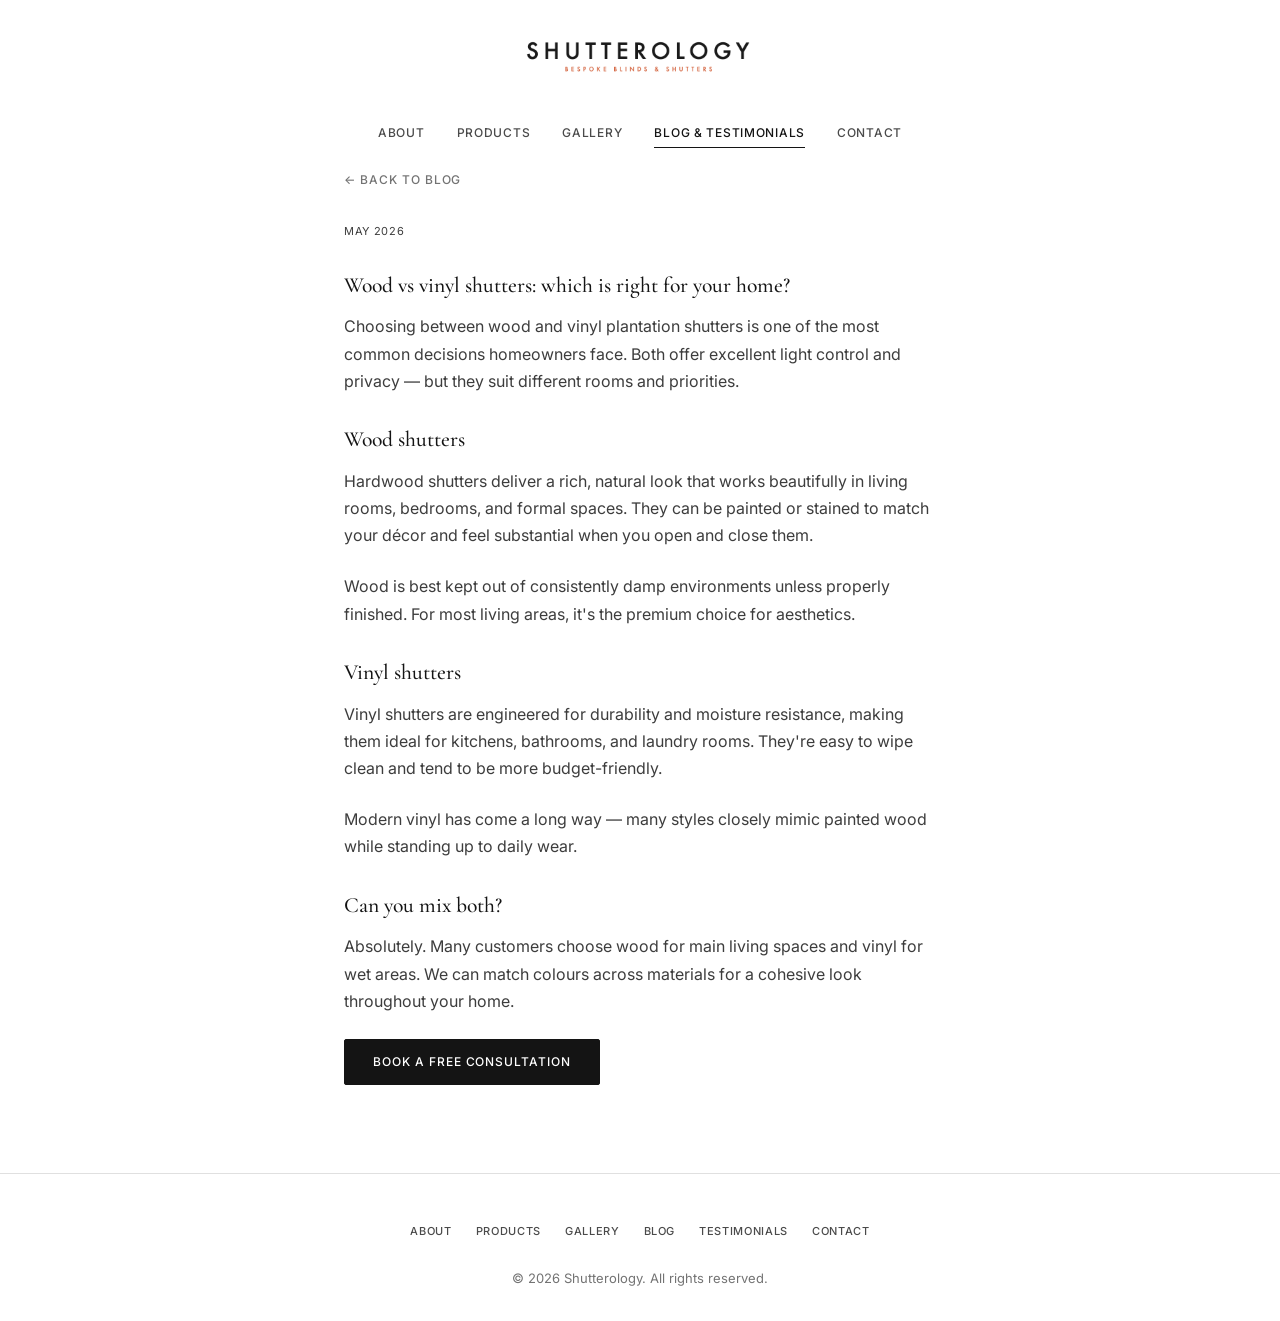
<file: blog/wood-vs-vinyl-shutters.html>
<!DOCTYPE html>
<html lang="en">
<head>
  <meta charset="UTF-8">
  <meta name="viewport" content="width=device-width, initial-scale=1.0">
  <meta name="description" content="Wood vs vinyl plantation shutters — compare materials for your home.">
  <title>Wood vs Vinyl Shutters | Shutterology Blog</title>
  <link rel="preconnect" href="https://fonts.googleapis.com">
  <link rel="preconnect" href="https://fonts.gstatic.com" crossorigin>
  <link href="https://fonts.googleapis.com/css2?family=Cormorant+Garamond:ital,wght@0,400;0,500;0,600;1,400&family=Inter:wght@400;500&display=swap" rel="stylesheet">
  <link rel="stylesheet" href="../css/styles.css">
</head>
<body>
  <header class="site-header">
    <a href="../index.html" class="brand brand--logo-only">
      <img
        class="brand__logo"
        src="../images/logo.png"
        alt="Shutterology — Bespoke Blinds &amp; Shutters"
        width="800"
        height="200"
      >
      <h1 class="brand__name">Shutterology</h1>
      <p class="brand__tagline">Bespoke Blinds &amp; Shutters</p>
    </a>
    <button class="nav-toggle" type="button" aria-label="Toggle menu" aria-expanded="false" aria-controls="site-nav">
      <span class="nav-toggle__bar"></span>
      <span class="nav-toggle__bar"></span>
      <span class="nav-toggle__bar"></span>
    </button>
    <nav class="site-nav" id="site-nav" aria-label="Main navigation">
      <ul class="site-nav__list">
        <li><a href="../about.html" class="site-nav__link">About</a></li>
        <li><a href="../products.html" class="site-nav__link">Products</a></li>
        <li><a href="../gallery.html" class="site-nav__link">Gallery</a></li>
        <li><a href="../blog.html" class="site-nav__link is-active">Blog &amp; Testimonials</a></li>
        <li><a href="../contact.html" class="site-nav__link">Contact</a></li>
      </ul>
    </nav>
  </header>

  <main>
    <article class="article">
      <a href="../blog.html" class="article__back">&larr; Back to blog</a>
      <p class="article__meta">May 2026</p>
      <h2>Wood vs vinyl shutters: which is right for your home?</h2>
      <p>Choosing between wood and vinyl plantation shutters is one of the most common decisions homeowners face. Both offer excellent light control and privacy — but they suit different rooms and priorities.</p>
      <h2>Wood shutters</h2>
      <p>Hardwood shutters deliver a rich, natural look that works beautifully in living rooms, bedrooms, and formal spaces. They can be painted or stained to match your décor and feel substantial when you open and close them.</p>
      <p>Wood is best kept out of consistently damp environments unless properly finished. For most living areas, it's the premium choice for aesthetics.</p>
      <h2>Vinyl shutters</h2>
      <p>Vinyl shutters are engineered for durability and moisture resistance, making them ideal for kitchens, bathrooms, and laundry rooms. They're easy to wipe clean and tend to be more budget-friendly.</p>
      <p>Modern vinyl has come a long way — many styles closely mimic painted wood while standing up to daily wear.</p>
      <h2>Can you mix both?</h2>
      <p>Absolutely. Many customers choose wood for main living spaces and vinyl for wet areas. We can match colours across materials for a cohesive look throughout your home.</p>
      <p><a href="../contact.html" class="btn btn--primary">Book a free consultation</a></p>
    </article>
  </main>

  <footer class="site-footer">
    <nav class="site-footer__nav" aria-label="Footer navigation">
      <a href="../about.html">About</a>
      <a href="../products.html">Products</a>
      <a href="../gallery.html">Gallery</a>
      <a href="../blog.html">Blog</a>
      <a href="../testimonials.html">Testimonials</a>
      <a href="../contact.html">Contact</a>
    </nav>
    <p class="site-footer__copy">&copy; <span id="year"></span> Shutterology. All rights reserved.</p>
  </footer>

  <script>document.getElementById("year").textContent = new Date().getFullYear();</script>
  <script src="../js/main.js"></script>
</body>
</html>
</file>
<file: css/styles.css>
/* Shutterology — premium design system */
:root {
  /* 8px spacing grid */
  --space-1: 8px;
  --space-2: 16px;
  --space-3: 24px;
  --space-4: 32px;
  --space-5: 48px;
  --space-6: 64px;

  --page-padding-x: var(--space-3);

  /* Color */
  --color-bg: #ffffff;
  --color-bg-alt: #f7f7f7;
  --color-text: #141414;
  --color-text-body: #3d3d3d;
  --color-text-muted: #5c5c5c;
  --color-text-light: #737373;
  --color-text-nav: #4a4a4a;
  --color-border: #e0e0e0;
  --color-primary: #141414;
  --color-primary-hover: #2a2a2a;

  /* Typography */
  --font-serif: "Cormorant Garamond", Georgia, "Times New Roman", serif;
  --font-sans: "Inter", system-ui, -apple-system, sans-serif;
  --text-body: 16px;
  --text-small: 13px;
  --leading-body: 1.7;
  --leading-heading: 1.15;

  --max-width: 1200px;
  --radius-sm: 2px;
  --transition: 0.2s ease;
}

*,
*::before,
*::after {
  box-sizing: border-box;
}

html {
  scroll-behavior: smooth;
}

body {
  margin: 0;
  font-family: var(--font-sans);
  font-size: var(--text-body);
  font-weight: 400;
  line-height: var(--leading-body);
  color: var(--color-text-body);
  background: var(--color-bg);
  -webkit-font-smoothing: antialiased;
}

img {
  max-width: 100%;
  height: auto;
  display: block;
}

a {
  color: inherit;
  text-decoration: none;
  transition: color var(--transition), opacity var(--transition);
}

h1,
h2,
h3,
h4 {
  font-family: var(--font-serif);
  font-weight: 500;
  color: var(--color-text);
  line-height: var(--leading-heading);
  margin: 0 0 var(--space-2);
}

h1 {
  font-size: clamp(2rem, 4vw, 2.75rem);
  letter-spacing: -0.01em;
}

h2 {
  font-size: clamp(1.75rem, 3vw, 2.25rem);
  font-weight: 500;
}

h3 {
  font-size: 1.25rem;
  font-weight: 500;
}

p {
  margin: 0 0 var(--space-2);
}

p:last-child {
  margin-bottom: 0;
}

.container {
  width: 100%;
  max-width: var(--max-width);
  margin: 0 auto;
  padding: 0 var(--page-padding-x);
}

.container--narrow {
  max-width: 720px;
}

/* Header */
.site-header {
  padding: var(--space-3) var(--page-padding-x) var(--space-2);
  text-align: center;
  border-bottom: 1px solid transparent;
}

.site-header.is-scrolled {
  border-bottom-color: var(--color-border);
}

.brand {
  display: inline-flex;
  flex-direction: column;
  align-items: center;
  margin-bottom: var(--space-1);
}

.brand__logo {
  width: clamp(168px, 52vw, 280px);
  height: auto;
  aspect-ratio: 4 / 1;
  margin: 0 auto var(--space-2);
  object-fit: contain;
}

.brand--logo-only .brand__logo {
  margin-bottom: 0;
}

.brand--logo-only .brand__name,
.brand--logo-only .brand__tagline {
  position: absolute;
  width: 1px;
  height: 1px;
  padding: 0;
  margin: -1px;
  overflow: hidden;
  clip: rect(0, 0, 0, 0);
  white-space: nowrap;
  border: 0;
}

.brand__name {
  font-family: var(--font-serif);
  font-size: clamp(1.35rem, 2.5vw, 1.65rem);
  font-weight: 500;
  letter-spacing: 0.14em;
  text-transform: uppercase;
  color: var(--color-text);
  margin: 0;
}

.brand__tagline {
  font-family: var(--font-sans);
  font-size: 11px;
  font-weight: 500;
  letter-spacing: 0.1em;
  text-transform: uppercase;
  color: var(--color-text-light);
  margin: var(--space-1) 0 0;
}

/* Navigation */
.nav-toggle {
  display: none;
  background: none;
  border: none;
  cursor: pointer;
  padding: var(--space-1);
  margin: var(--space-2) auto 0;
}

.nav-toggle__bar {
  display: block;
  width: 24px;
  height: 2px;
  background: var(--color-text);
  margin: 5px 0;
  transition: transform var(--transition), opacity var(--transition);
}

.site-nav {
  margin-top: var(--space-2);
}

.site-nav__list {
  list-style: none;
  margin: 0;
  padding: 0;
  display: flex;
  flex-wrap: wrap;
  justify-content: center;
  gap: var(--space-1) var(--space-4);
}

.site-nav__link {
  position: relative;
  display: inline-block;
  font-size: 12px;
  font-weight: 500;
  letter-spacing: 0.06em;
  text-transform: uppercase;
  color: var(--color-text-nav);
  padding-bottom: 4px;
  transition: color var(--transition);
}

.site-nav__link::after {
  content: "";
  position: absolute;
  left: 0;
  right: 0;
  bottom: 0;
  height: 1px;
  background: currentColor;
  transform: scaleX(0);
  transform-origin: center;
  transition: transform var(--transition);
}

.site-nav__link:hover,
.site-nav__link.is-active {
  color: var(--color-text);
}

.site-nav__link:hover::after,
.site-nav__link.is-active::after {
  transform: scaleX(1);
}

/* Buttons */
.btn-group {
  display: flex;
  flex-wrap: wrap;
  gap: var(--space-2);
  margin-top: var(--space-4);
}

.btn {
  display: inline-flex;
  align-items: center;
  justify-content: center;
  padding: 12px 28px;
  font-family: var(--font-sans);
  font-size: 12px;
  font-weight: 500;
  letter-spacing: 0.08em;
  text-transform: uppercase;
  border: 1px solid transparent;
  border-radius: var(--radius-sm);
  cursor: pointer;
  transition:
    background var(--transition),
    color var(--transition),
    border-color var(--transition),
    transform var(--transition),
    box-shadow var(--transition);
}

.btn--primary {
  background: var(--color-primary);
  color: #fff;
  border-color: var(--color-primary);
}

.btn--primary:hover {
  background: var(--color-primary-hover);
  border-color: var(--color-primary-hover);
  color: #fff;
  transform: translateY(-1px);
  box-shadow: 0 4px 12px rgba(20, 20, 20, 0.15);
}

.btn--secondary {
  background: transparent;
  color: var(--color-text-body);
  border-color: var(--color-border);
}

.btn--secondary:hover {
  background: var(--color-bg-alt);
  border-color: var(--color-text);
  color: var(--color-text);
  transform: translateY(-1px);
}

/* Hero */
.hero {
  display: grid;
  grid-template-columns: 1fr 1fr;
  gap: var(--space-4);
  align-items: center;
  padding: var(--space-5) var(--page-padding-x) var(--space-6);
  max-width: var(--max-width);
  margin: 0 auto;
  min-height: min(520px, 70vh);
}

.hero__content {
  max-width: 520px;
}

.hero__title {
  margin-bottom: var(--space-4);
  font-weight: 500;
  line-height: 1.12;
}

.hero__text {
  font-size: var(--text-body);
  line-height: var(--leading-body);
  max-width: 440px;
  color: var(--color-text-body);
  margin-bottom: 0;
}

.hero__image {
  aspect-ratio: 4 / 3;
  overflow: hidden;
  background: var(--color-bg-alt);
}

.hero__image img {
  width: 100%;
  height: 100%;
  object-fit: cover;
}

/* Page hero (inner pages) */
.page-hero {
  text-align: center;
  padding: var(--space-5) var(--page-padding-x) var(--space-4);
  max-width: 640px;
  margin: 0 auto;
}

.page-hero h2 {
  margin-bottom: var(--space-2);
}

.page-hero__subtitle {
  font-size: var(--text-body);
  line-height: var(--leading-body);
  color: var(--color-text-body);
}

/* Section */
.section {
  padding: var(--space-6) 0;
}

.section--alt {
  background: var(--color-bg-alt);
}

.section__header {
  text-align: center;
  max-width: 560px;
  margin: 0 auto var(--space-5);
  padding: 0 var(--page-padding-x);
}

.section__header h2 {
  margin-bottom: var(--space-2);
}

.section__header p {
  font-size: var(--text-body);
  color: var(--color-text-body);
}

.section__note {
  text-align: center;
  margin-top: var(--space-5);
  padding: 0 var(--page-padding-x);
  font-size: var(--text-small);
  color: var(--color-text-muted);
}

/* Project grid */
.project-grid {
  display: grid;
  grid-template-columns: repeat(4, 1fr);
  gap: var(--space-2);
  padding: 0 var(--page-padding-x);
  max-width: var(--max-width);
  margin: 0 auto;
}

.project-grid__item {
  aspect-ratio: 1;
  overflow: hidden;
  background: #eee;
}

.project-grid__item img {
  width: 100%;
  height: 100%;
  object-fit: cover;
  transition: transform 0.4s ease;
}

.project-grid__item:hover img {
  transform: scale(1.03);
}

.project-grid[data-lightbox] .project-grid__item {
  cursor: zoom-in;
}

.project-grid__trigger {
  display: block;
  width: 100%;
  height: 100%;
  padding: 0;
  border: none;
  background: none;
  cursor: zoom-in;
  font: inherit;
  color: inherit;
}

.project-grid__trigger:focus-visible {
  outline: 2px solid var(--color-text);
  outline-offset: 2px;
}

.project-grid__trigger img {
  pointer-events: none;
}

/* Video grid */
.video-grid {
  display: grid;
  grid-template-columns: minmax(0, 1fr) minmax(326px, 340px);
  gap: var(--space-4);
  padding: 0 var(--page-padding-x);
  max-width: 960px;
  margin: 0 auto;
}

.video-grid__column {
  display: flex;
  flex-direction: column;
  gap: var(--space-3);
}

.video-grid__column--youtube::before,
.video-grid__column--instagram::before {
  display: block;
  font-family: var(--font-sans);
  font-size: 11px;
  font-weight: 500;
  letter-spacing: 0.12em;
  text-transform: uppercase;
  color: var(--color-text-muted);
  text-align: center;
  margin-bottom: var(--space-1);
}

.video-grid__column--youtube::before {
  content: "YouTube";
}

.video-grid__column--instagram::before {
  content: "Instagram";
}

.video-card {
  background: #fff;
  border: 1px solid var(--color-border);
}

.video-card__frame {
  position: relative;
  width: 100%;
}

/* Placeholder state (before click) */
.video-card:not(.is-playing) .video-card__frame {
  overflow: hidden;
  background: #111;
}

.video-card--youtube:not(.is-playing) .video-card__frame {
  aspect-ratio: 16 / 9;
}

.video-card--instagram:not(.is-playing) .video-card__frame {
  aspect-ratio: 9 / 16;
}

.video-card__trigger {
  display: block;
  position: relative;
  width: 100%;
  height: 100%;
  padding: 0;
  border: none;
  background: #111;
  cursor: pointer;
  overflow: hidden;
}

.video-card__trigger:focus-visible {
  outline: 2px solid var(--color-text);
  outline-offset: 2px;
}

.video-card__thumb {
  display: block;
  width: 100%;
  height: 100%;
  object-fit: cover;
  transition: transform 0.4s ease, opacity 0.3s ease;
}

.video-card__trigger:hover .video-card__thumb {
  transform: scale(1.03);
  opacity: 0.88;
}

.video-card__placeholder {
  display: flex;
  flex-direction: column;
  align-items: center;
  justify-content: center;
  gap: var(--space-1);
  width: 100%;
  height: 100%;
  min-height: 100%;
  padding: var(--space-3);
  background: linear-gradient(160deg, #2a2a2a 0%, #111 100%);
  color: #fff;
  text-align: center;
}

.video-card__platform {
  font-family: var(--font-sans);
  font-size: 11px;
  font-weight: 500;
  letter-spacing: 0.12em;
  text-transform: uppercase;
  color: rgba(255, 255, 255, 0.72);
}

.video-card__label {
  font-family: var(--font-serif);
  font-size: 1.15rem;
  font-weight: 500;
}

.video-card__play {
  position: absolute;
  top: 50%;
  left: 50%;
  width: 56px;
  height: 56px;
  margin: -28px 0 0 -28px;
  border-radius: 50%;
  background: rgba(255, 255, 255, 0.92);
  box-shadow: 0 4px 24px rgba(0, 0, 0, 0.25);
  transition: transform 0.2s ease, background 0.2s ease;
}

.video-card__play::after {
  content: "";
  position: absolute;
  top: 50%;
  left: 54%;
  transform: translate(-50%, -50%);
  border-style: solid;
  border-width: 10px 0 10px 16px;
  border-color: transparent transparent transparent var(--color-text);
}

.video-card__trigger:hover .video-card__play {
  transform: scale(1.06);
  background: #fff;
}

/* YouTube playing state */
.video-card--youtube.is-playing .video-card__frame {
  display: flex;
  aspect-ratio: 16 / 9;
  background: #000;
}

.video-card--youtube.is-playing .video-card__frame iframe {
  display: block;
  width: 100%;
  height: 100%;
  border: 0;
}

/* Instagram playing state — let embed.js control dimensions */
.video-card--instagram.is-playing .video-card__frame {
  overflow: visible;
  background: #fff;
}

.video-card--instagram.is-playing .video-card__frame .instagram-media {
  margin-left: auto !important;
  margin-right: auto !important;
  max-width: 100% !important;
}

/* Lightbox */
.lightbox {
  position: fixed;
  inset: 0;
  z-index: 1000;
  display: none;
  align-items: center;
  justify-content: center;
  padding: var(--page-padding-x);
  background: rgba(0, 0, 0, 0.92);
}

.lightbox.is-open {
  display: flex;
}

.lightbox__dialog {
  position: relative;
  display: flex;
  flex-direction: column;
  align-items: center;
  max-width: min(1200px, 100%);
  max-height: 100%;
  width: 100%;
}

.lightbox__image {
  max-width: 100%;
  max-height: calc(100vh - 8rem);
  width: auto;
  height: auto;
  object-fit: contain;
  box-shadow: 0 8px 40px rgba(0, 0, 0, 0.4);
}

.lightbox__caption {
  margin: var(--space-2) 0 0;
  font-size: var(--text-small);
  color: rgba(255, 255, 255, 0.75);
  text-align: center;
  max-width: 640px;
}

.lightbox__close,
.lightbox__prev,
.lightbox__next {
  position: absolute;
  border: none;
  background: transparent;
  color: #fff;
  cursor: pointer;
  padding: var(--space-1);
  line-height: 1;
  transition: opacity var(--transition);
}

.lightbox__close:hover,
.lightbox__prev:hover,
.lightbox__next:hover {
  opacity: 0.7;
}

.lightbox__close {
  top: var(--space-2);
  right: var(--space-2);
  font-size: 2rem;
  font-weight: 300;
}

.lightbox__prev,
.lightbox__next {
  top: 50%;
  transform: translateY(-50%);
  font-size: 2.5rem;
  font-weight: 300;
}

.lightbox__prev {
  left: var(--space-1);
}

.lightbox__next {
  right: var(--space-1);
}

.lightbox__counter {
  position: absolute;
  top: var(--space-2);
  left: var(--space-2);
  font-size: 11px;
  letter-spacing: 0.08em;
  text-transform: uppercase;
  color: rgba(255, 255, 255, 0.6);
}

body.is-lightbox-open {
  overflow: hidden;
}

@media (max-width: 768px) {
  .lightbox__prev {
    left: 0;
  }

  .lightbox__next {
    right: 0;
  }
}

/* Product cards */
.product-grid {
  display: grid;
  grid-template-columns: repeat(auto-fit, minmax(280px, 1fr));
  gap: var(--space-3);
}

.product-card {
  padding: var(--space-3);
  border: 1px solid var(--color-border);
  background: #fff;
}

.product-card h3 {
  margin-bottom: var(--space-2);
}

/* Testimonials */
.testimonial-grid {
  display: grid;
  grid-template-columns: repeat(auto-fit, minmax(300px, 1fr));
  gap: var(--space-3);
}

.testimonial {
  padding: var(--space-3);
  border-left: 2px solid var(--color-primary);
  background: #fff;
}

.testimonial__quote {
  font-family: var(--font-serif);
  font-size: 1.125rem;
  font-weight: 400;
  font-style: italic;
  line-height: var(--leading-heading);
  color: var(--color-text);
  margin-bottom: var(--space-2);
}

.testimonial__author {
  font-size: 11px;
  font-weight: 500;
  letter-spacing: 0.06em;
  text-transform: uppercase;
  color: var(--color-text-light);
  margin: 0;
}

/* Blog */
.blog-list {
  list-style: none;
  margin: 0;
  padding: 0;
}

.blog-list__item {
  padding: var(--space-3) 0;
  border-bottom: 1px solid var(--color-border);
}

.blog-list__item:first-child {
  padding-top: 0;
}

.blog-list__date {
  font-size: 11px;
  letter-spacing: 0.06em;
  text-transform: uppercase;
  color: var(--color-text-light);
  margin-bottom: var(--space-1);
}

.blog-list__title {
  font-size: 1.5rem;
  margin-bottom: var(--space-1);
}

.blog-list__title a:hover {
  opacity: 0.75;
}

.blog-list__excerpt {
  margin-bottom: var(--space-2);
  color: var(--color-text-body);
}

.blog-list__link {
  font-size: 12px;
  font-weight: 500;
  letter-spacing: 0.08em;
  text-transform: uppercase;
  color: var(--color-text);
}

.blog-coming-soon {
  text-align: center;
  padding: var(--space-5) var(--page-padding-x);
  border: 1px dashed var(--color-border);
  background: var(--color-bg-alt);
}

/* About features */
.feature-grid {
  display: grid;
  grid-template-columns: repeat(auto-fit, minmax(240px, 1fr));
  gap: var(--space-3);
  text-align: center;
}

.feature-grid h3 {
  font-size: 1.125rem;
  margin-bottom: var(--space-2);
}

.feature-grid p {
  color: var(--color-text-body);
}

/* Contact */
.contact-grid {
  display: grid;
  grid-template-columns: 1fr 1fr;
  gap: var(--space-5);
  align-items: start;
}

.contact-info__item {
  margin-bottom: var(--space-3);
}

.contact-info__label {
  font-size: 11px;
  font-weight: 500;
  letter-spacing: 0.06em;
  text-transform: uppercase;
  color: var(--color-text-light);
  margin-bottom: var(--space-1);
}

.contact-info__value {
  font-size: var(--text-body);
  color: var(--color-text);
  margin: 0;
}

.contact-form label {
  display: block;
  font-size: 11px;
  font-weight: 500;
  letter-spacing: 0.06em;
  text-transform: uppercase;
  color: var(--color-text-light);
  margin-bottom: var(--space-1);
}

.contact-form input,
.contact-form textarea,
.contact-form select {
  width: 100%;
  padding: 12px var(--space-2);
  margin-bottom: var(--space-3);
  font-family: var(--font-sans);
  font-size: var(--text-body);
  border: 1px solid var(--color-border);
  border-radius: var(--radius-sm);
  background: #fff;
  color: var(--color-text);
}

.contact-form input:focus,
.contact-form textarea:focus,
.contact-form select:focus {
  outline: none;
  border-color: var(--color-text);
}

.contact-form textarea {
  min-height: 140px;
  resize: vertical;
}

/* CTA band */
.cta-band {
  text-align: center;
  padding: var(--space-6) var(--page-padding-x);
  background: var(--color-primary);
  color: #fff;
}

.cta-band h2 {
  color: #fff;
  margin-bottom: var(--space-2);
}

.cta-band p {
  color: rgba(255, 255, 255, 0.78);
  line-height: var(--leading-body);
  max-width: 480px;
  margin: 0 auto var(--space-3);
}

.cta-band .btn--primary {
  background: #fff;
  color: var(--color-primary);
  border-color: #fff;
}

.cta-band .btn--primary:hover {
  background: #f0f0f0;
  border-color: #f0f0f0;
  box-shadow: 0 4px 12px rgba(0, 0, 0, 0.2);
}

/* Footer */
.site-footer {
  padding: var(--space-5) var(--page-padding-x) var(--space-4);
  text-align: center;
  border-top: 1px solid var(--color-border);
}

.site-footer__nav {
  display: flex;
  flex-wrap: wrap;
  justify-content: center;
  gap: var(--space-1) var(--space-3);
  margin-bottom: var(--space-3);
}

.site-footer__nav a {
  position: relative;
  font-size: 11px;
  font-weight: 500;
  letter-spacing: 0.06em;
  text-transform: uppercase;
  color: var(--color-text-nav);
  padding-bottom: 2px;
  transition: color var(--transition);
}

.site-footer__nav a:hover {
  color: var(--color-text);
}

.site-footer__copy {
  font-size: var(--text-small);
  color: var(--color-text-light);
  margin: 0;
}

/* Process steps */
.process-steps {
  display: grid;
  grid-template-columns: repeat(auto-fit, minmax(200px, 1fr));
  gap: var(--space-3);
  counter-reset: step;
}

.process-step {
  position: relative;
  padding-top: var(--space-1);
}

.process-step::before {
  counter-increment: step;
  content: counter(step, decimal-leading-zero);
  font-family: var(--font-serif);
  font-size: 2rem;
  font-weight: 400;
  color: var(--color-border);
  display: block;
  margin-bottom: var(--space-2);
}

.process-step h3 {
  margin-bottom: var(--space-2);
}

.process-step p {
  color: var(--color-text-body);
}

/* Utility */
.text-center {
  text-align: center;
}

/* Blog article */
.article {
  max-width: 640px;
  margin: 0 auto;
  padding: 0 var(--page-padding-x) var(--space-6);
}

.article__meta {
  font-size: 11px;
  letter-spacing: 0.06em;
  text-transform: uppercase;
  color: var(--color-text-light);
  margin-bottom: var(--space-3);
}

.article h2 {
  font-size: 1.35rem;
  margin-top: var(--space-4);
}

.article p {
  margin-bottom: var(--space-3);
  color: var(--color-text-body);
}

.article__back {
  display: inline-block;
  margin-bottom: var(--space-4);
  font-size: 12px;
  font-weight: 500;
  letter-spacing: 0.08em;
  text-transform: uppercase;
  color: var(--color-text-light);
}

.article__back:hover {
  color: var(--color-text);
}

.sr-only {
  position: absolute;
  width: 1px;
  height: 1px;
  padding: 0;
  margin: -1px;
  overflow: hidden;
  clip: rect(0, 0, 0, 0);
  white-space: nowrap;
  border: 0;
}

/* Mobile */
@media (max-width: 768px) {
  .nav-toggle {
    display: block;
  }

  .site-nav {
    display: none;
    margin-top: var(--space-1);
  }

  .site-nav.is-open {
    display: block;
  }

  .site-nav__list {
    flex-direction: column;
    gap: var(--space-2);
    padding: var(--space-2) 0;
  }

  .hero {
    grid-template-columns: 1fr;
    padding-top: var(--space-4);
    min-height: auto;
  }

  .hero__content {
    order: 1;
    max-width: none;
  }

  .hero__image {
    order: 0;
  }

  .project-grid {
    grid-template-columns: repeat(2, 1fr);
  }

  .contact-grid {
    grid-template-columns: 1fr;
  }

  .video-grid {
    grid-template-columns: 1fr;
    max-width: 520px;
  }

  .section {
    padding: var(--space-5) 0;
  }
}

@media (max-width: 480px) {
  .project-grid {
    grid-template-columns: 1fr;
  }

  .btn-group {
    flex-direction: column;
  }

  .btn {
    width: 100%;
  }
}
</file>
